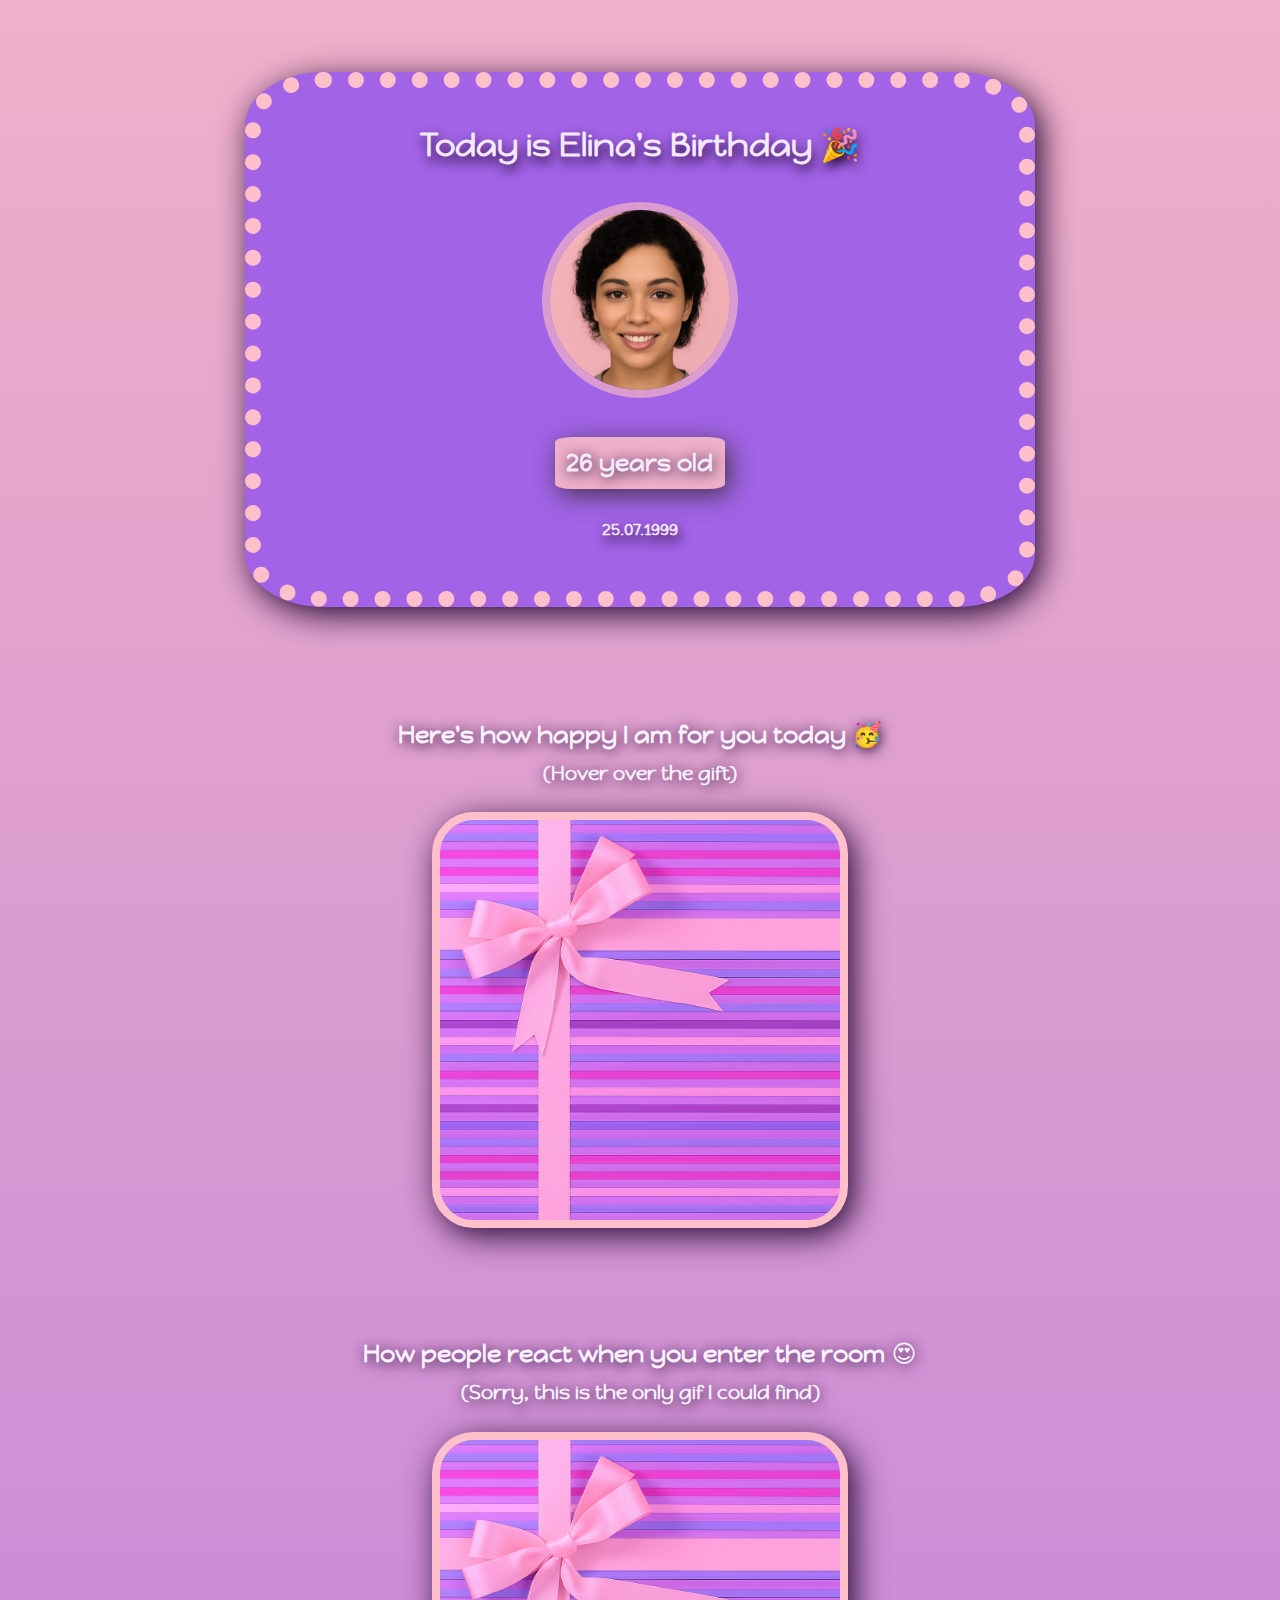
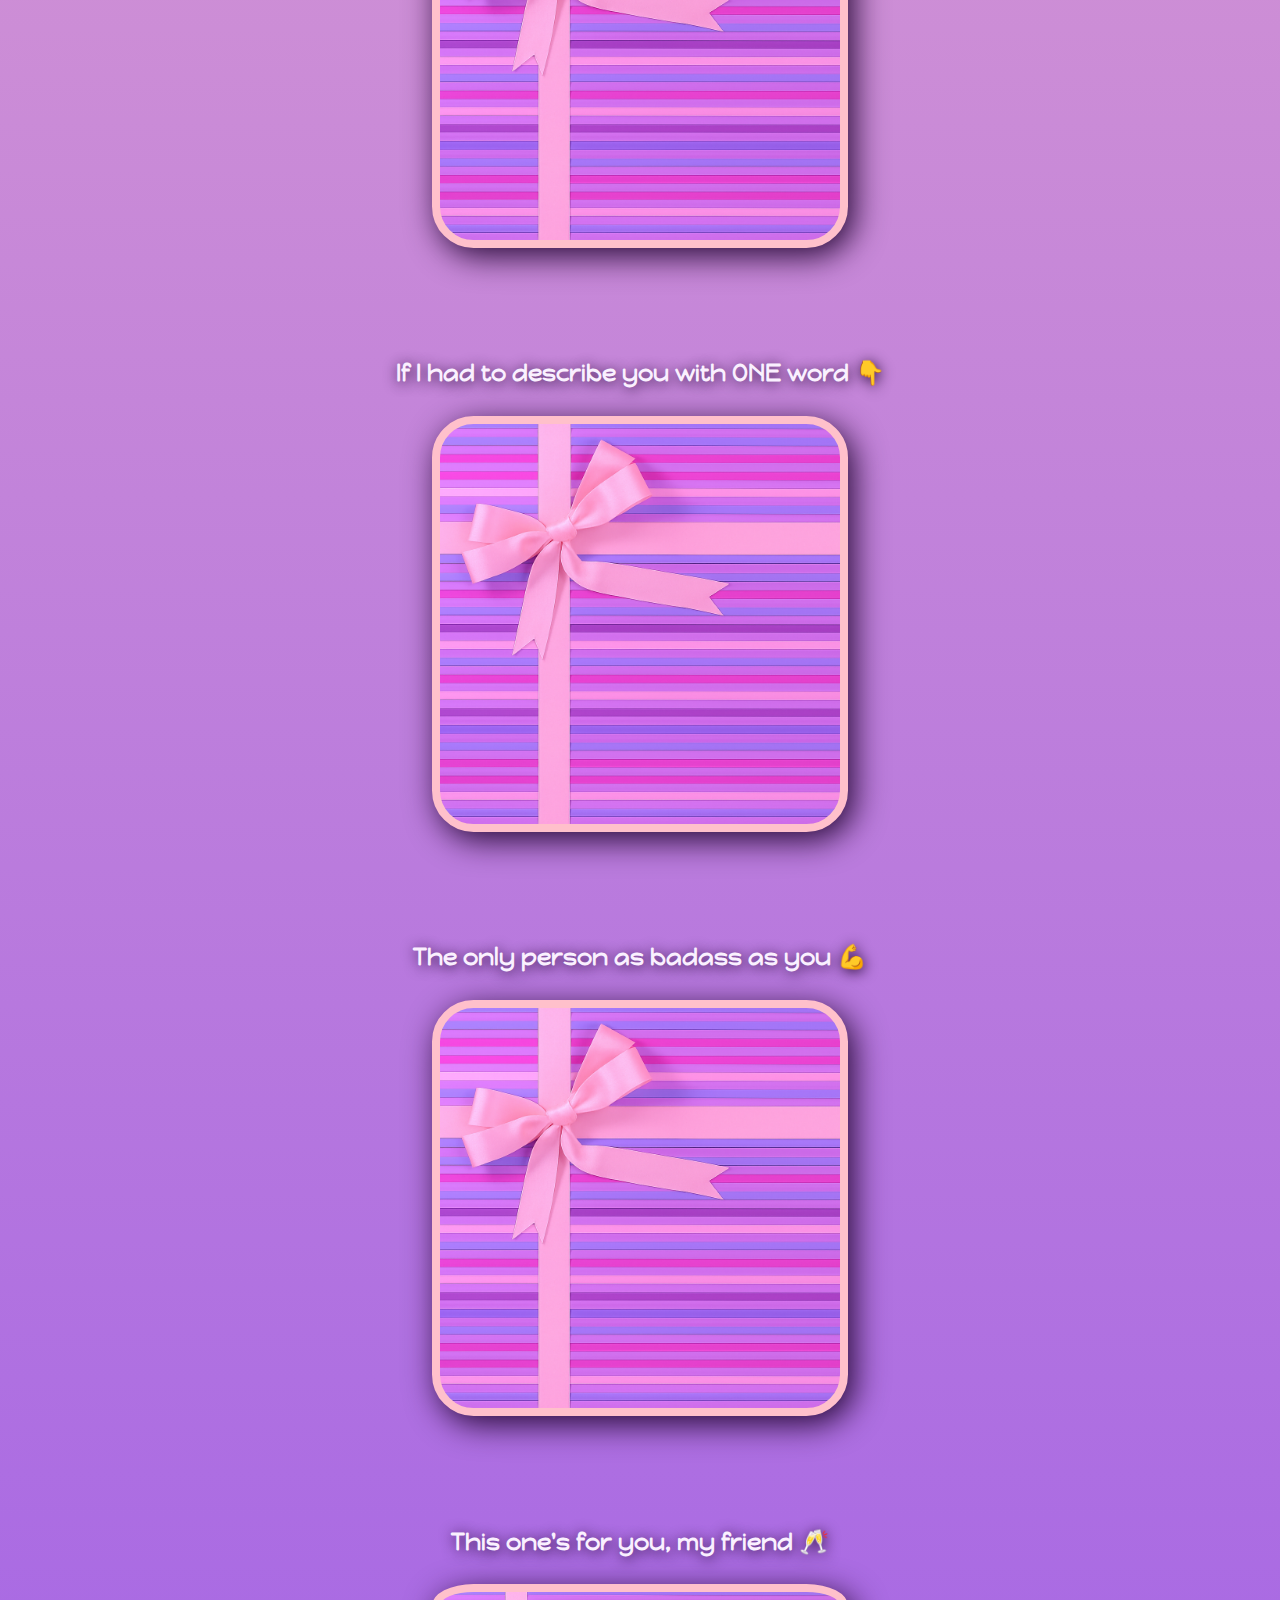
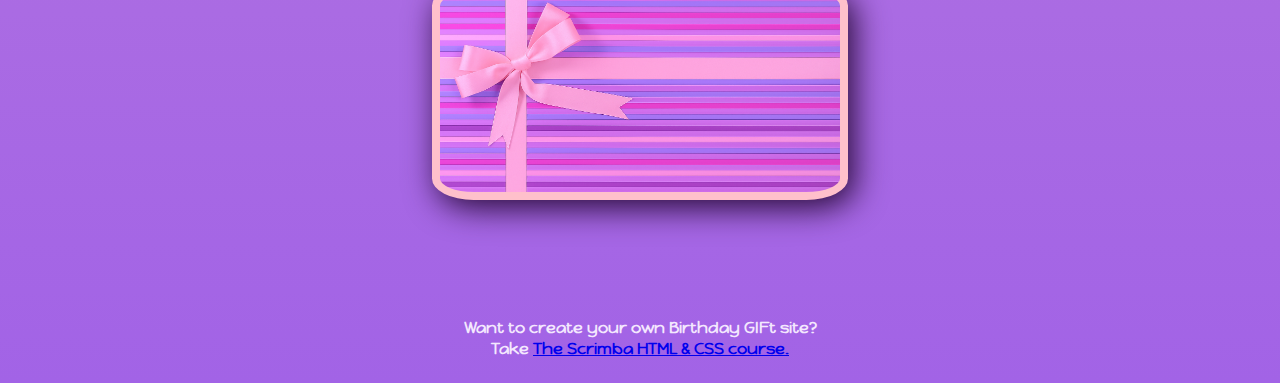
<file: index.html>
<!DOCTYPE html>
<html lang="en">
<head>
  <meta charset="UTF-8">
  <meta name="robots" content="index, follow">
  <meta name="viewport" content="width=device-width, initial-scale=1.0">
  <meta name="description" content="I created this digital birthday gift card for Elina after completing the HTML and CSS course on Scrimba. It is a simple yet colorful project where I applied everything I learned — from layout and styling to responsive design. This card is a small token of celebration, built entirely with HTML and CSS!">
  <link rel="stylesheet" href="style.css">
  <link rel="preconnect" href="https://fonts.googleapis.com">
  <link rel="preconnect" href="https://fonts.gstatic.com" crossorigin>
  <link href="https://fonts.googleapis.com/css2?family=Happy+Monkey&display=swap" rel="stylesheet">
  <title>Birthday Gift Card | Scrimba Project </title>
</head>
<body class="mainBody">
  <div class="giftHead">
    <h1 class="giftText">Today is Elina's Birthday 🎉</h1>
    <img
      id="Elina"
      src="/images/Elina_pink.png" 
      alt="Birthday girl smilling while looking at the camera in a delightful way ">
      <div class="giftHeadings">
        <h2 id="giftAge" class="giftText">26 years old</h2>
        <h4 id="giftDate" class="giftText">
             <time datetime="25-07-1999">25.07.1999</time>
        </h4>
      </div>
  </div>
 <div class="giftCards">
  <div>
    <h2 class="giftTitle">Here's how happy I am for you today 🥳</h2>
    <h3 class="giftHint">(Hover over the gift)</h3>
    <div id="giftCard01" class="giftCard"></div>
  </div>
  <div>
    <h2 class="giftTitle">How people react when you enter the room 😍</h2>
    <h3 class="giftHint">(Sorry, this is the only gif I could find)</h3>
    <div id="giftCard02" class="giftCard"></div>
  </div>
  <div>
    <h2 class="giftTitle">If I had to describe you with ONE word 👇</h2>
    <div id="giftCard03" class="giftCard"></div>
  </div>
  <div>
    <h2 class="giftTitle">The only person as badass as you 💪</h2>
    <div id="giftCard04" class="giftCard"></div>
  </div>  
   <div>
    <h2 class="giftTitle">This one's for you, my friend 🥂</h2>
    <div id="giftCard05" class="giftCard"></div>
  </div>  
 </div>
  <footer>
    <div id="footer">
      <p>Want to create your own Birthday GIFt site? <br>Take <a href="https://scrimba.com/learn/htmlandcss" target="_blank">The Scrimba HTML & CSS course.</a></p>
    </div>
  </footer>
</body>
</html>
</file>
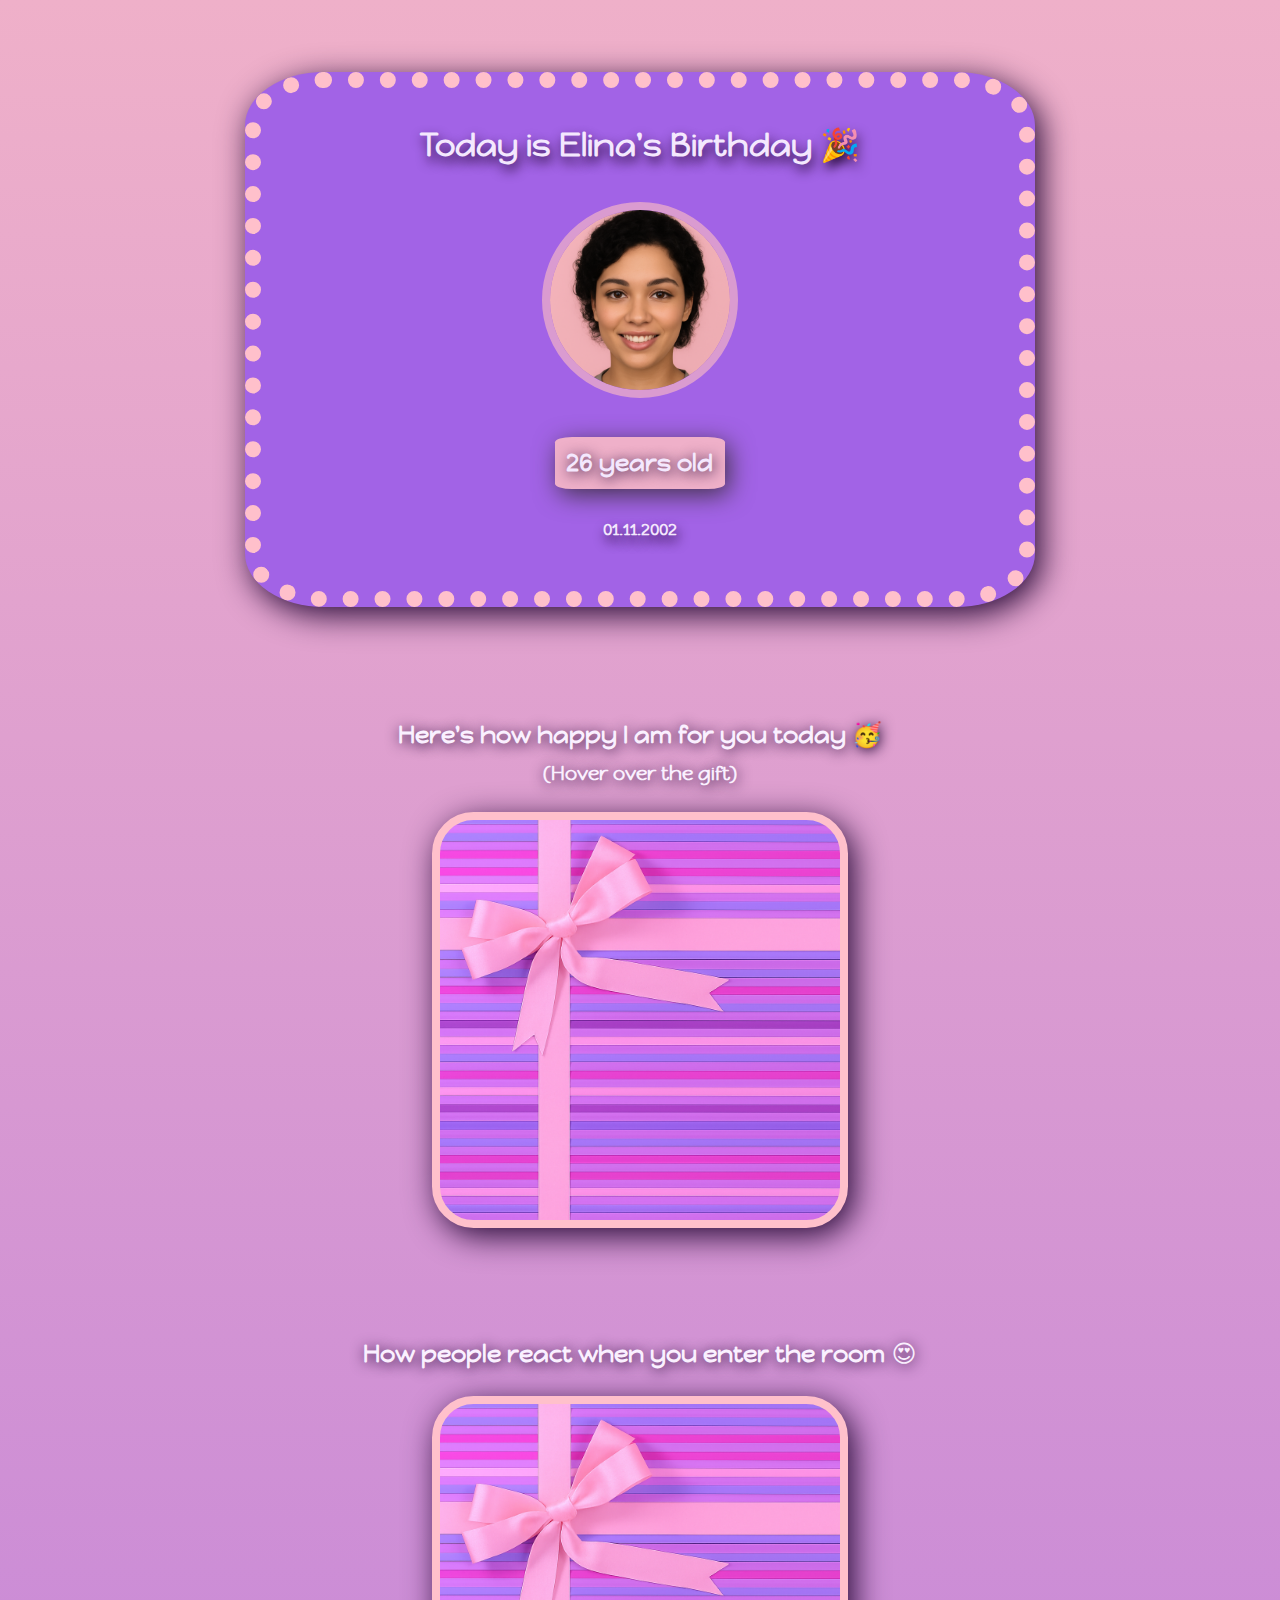
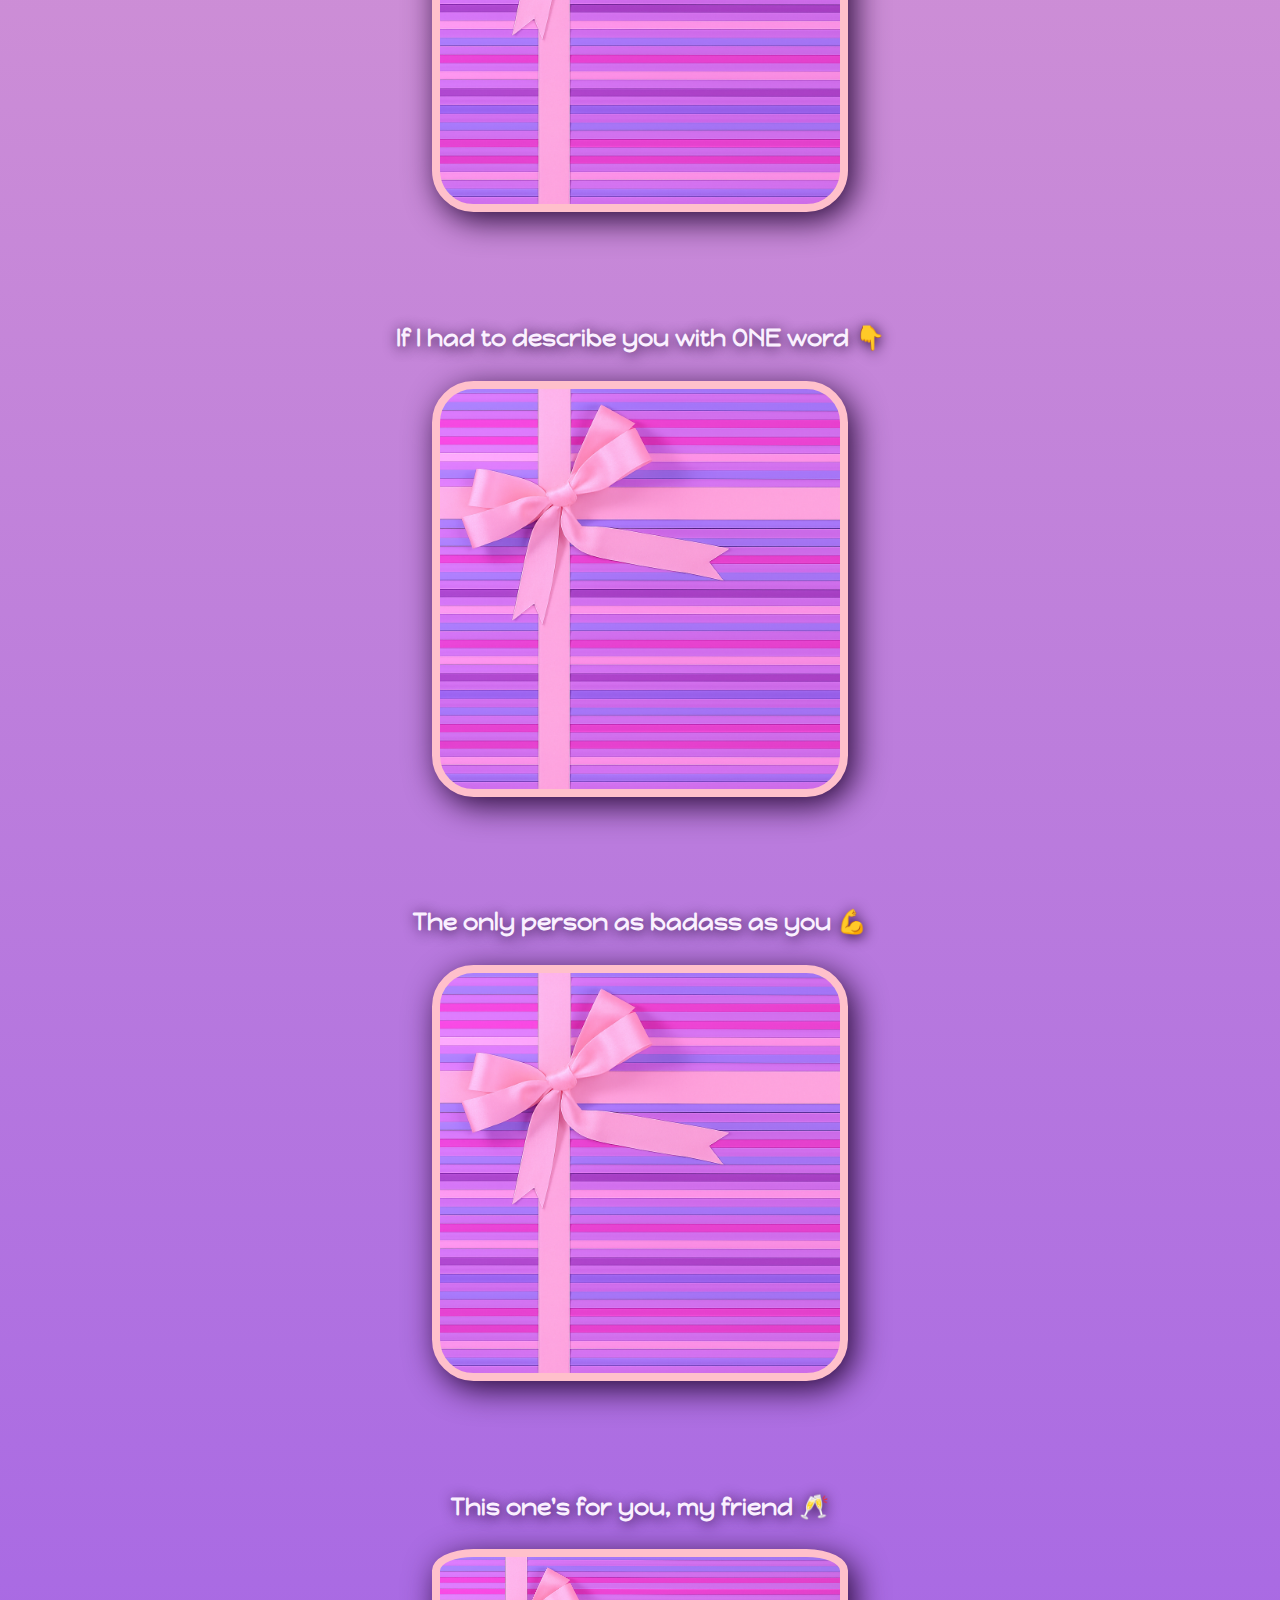
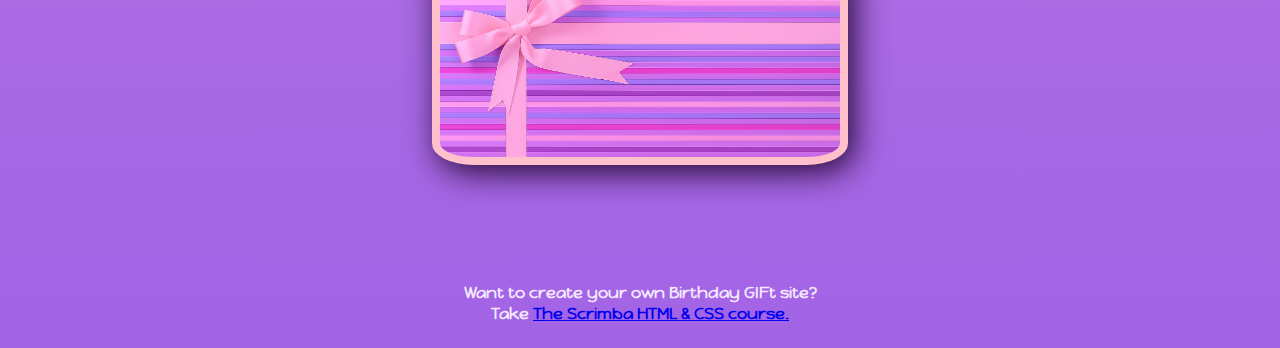
<file: birthday.html>
<!DOCTYPE html>
<html lang="en">
<head>
  <meta charset="UTF-8">
  <meta name="viewport" content="width=device-width, initial-scale=1.0">
  <link rel="stylesheet" href="style.css">
  <link rel="preconnect" href="https://fonts.googleapis.com">
  <link rel="preconnect" href="https://fonts.gstatic.com" crossorigin>
  <link href="https://fonts.googleapis.com/css2?family=Happy+Monkey&display=swap" rel="stylesheet">
  <title>Elina's B-Day Card </title>
</head>
<body class="mainBody">
  <div class="giftHead">
    <h1 class="giftText">Today is Elina's Birthday 🎉</h1>
    <img
      id="Elina"
      src="/images/Elina_pink.png" 
      alt="Birthday boy smilling while looking at the camera in a delightful way ">
      <div class="giftHeadings">
        <h2 id="giftAge" class="giftText">26 years old</h2>
        <h4 id="giftDate" class="giftText">
             <time datetime="01-11-2002">01.11.2002</time>
        </h4>
      </div>
  </div>
 <div class="giftCards">
  <div>
    <h2 class="giftTitle">Here's how happy I am for you today 🥳</h2>
    <h3 class="giftHint">(Hover over the gift)</h3>
    <div id="giftCard01" class="giftCard"></div>
  </div>
  <div>
    <h2 class="giftTitle">How people react when you enter the room 😍</h2>
    <div id="giftCard02" class="giftCard"></div>
  </div>
  <div>
    <h2 class="giftTitle">If I had to describe you with ONE word 👇</h2>
    <div id="giftCard03" class="giftCard"></div>
  </div>
  <div>
    <h2 class="giftTitle">The only person as badass as you 💪</h2>
    <div id="giftCard04" class="giftCard"></div>
  </div>  
   <div>
    <h2 class="giftTitle">This one's for you, my friend 🥂</h2>
    <div id="giftCard05" class="giftCard"></div>
  </div>  
 </div>
  <footer>
    <div id="footer">
      <p>Want to create your own Birthday GIFt site? <br>Take <a href="https://scrimba.com/learn/htmlandcss" target="_blank">The Scrimba HTML & CSS course.</a></p>
    </div>
  </footer>
</body>
</html>
</file>
<file: style.css>
html{
  cursor: url(images/birthday_cursor_arrow_01-removebg-preview.png) 0 0,auto;
  
}

.mainBody {
  text-align: center; 
  font-family: "Happy Monkey", system-ui;
  font-weight: bold;
  background: linear-gradient( #EFB0C9,#a263e6);
  display: flex;
  flex-direction: column;
  align-items: center;
  height: auto;
}

.giftHead{
  display: flex;
  flex-direction: column;
  justify-content: center;
  align-items: center;
  color: rgb(244, 232, 254);
  width: 60%;
  margin: 4em auto 0;
  padding: 1em 0 0;
  background-color: #a263e6;
  border: calc(2em/4*2/2*4/2) dotted pink;
  border-radius: 10%;
  box-shadow: 6px 8px 32px rgb(38, 9, 54);
}

#Elina {
  width: 180px;
  margin: 2% auto;
  border: 8px solid #efb0c9bb;
  border-radius: 50%;
  margin-bottom: 0;
}

.giftText {
  text-shadow: 2px 6px 12px rgb(38, 9, 54);;
}
.giftHeadings {
  display: flex;
  flex-direction: column;
  align-items: center;
  padding: 0;
  margin: calc(8%/2);
  width: 100%;

}

#giftAge {
  text-align: center;
  text-shadow: 1px 2px 14px rgb(38, 9, 54);;
  box-shadow: 4px 6px 24px rgb(68, 52, 77);
  background-color: #EFB0C9;
  border-radius: 10%;
  padding: calc((4% + 8%)/8);
  margin: calc(1% + 1% /12);
}

.giftCards{
  margin: 8% auto;
}

.giftTitle, .giftHint {
  text-shadow: 1px 2px 14px rgb(38, 9, 54);;
  color: rgb(250, 240, 255);
  margin: 2% auto 0 auto;
  text-align: center;
}

.giftHint {
  margin: 2% auto 5% auto;
}

.giftCard{
  display: flex;
  flex-direction: column;
  justify-content: center;
  align-items: center;
  color: rgb(244, 232, 254);
  max-width: 400px;
  height: 400px;
  margin: 5% auto 20%;
  padding: 0;
  background-color: #a263e6;
  border: calc(2em/4*2/2*4/2/2*2/2/2*2*2/2) solid pink;
  border-radius: 10%;
  box-shadow: 6px 8px 32px rgb(38, 9, 54);
  background-image: url(images/giftCovermage_pink_light.png);
  background-size: cover;
}

#giftCard05{
  height: 200px;
  margin-bottom: auto;
}

#giftCard01:hover {
  cursor: url(images/birthday_cursor_hand_02-removebg-preview.png) 0 0,auto;
  background-image: url(images/happy.gif);
  background-size: cover;
}
#giftCard02:hover {
  cursor: url(images/birthday_cursor_hand_02-removebg-preview.png) 0 0,auto;
  background-image: url(images/hot.gif);
  background-size: cover;
}
#giftCard03:hover {
  cursor: url(images/birthday_cursor_hand_02-removebg-preview.png) 0 0,auto;
  background-image: url(images/genius.gif);
  background-size: cover;
}
#giftCard04:hover {
  cursor: url(images/birthday_cursor_hand_02-removebg-preview.png) 0 0,auto;
  background-image: url(images/badass.gif);
  background-size: cover;
}
#giftCard05:hover {
  cursor: url(images/birthday_cursor_hand_02-removebg-preview.png) 0 0,auto;
  background-image: url(images/cheers.gif);
  background-size: cover;
}

#footer {
  color: rgb(244, 232, 254);
}
</file>
